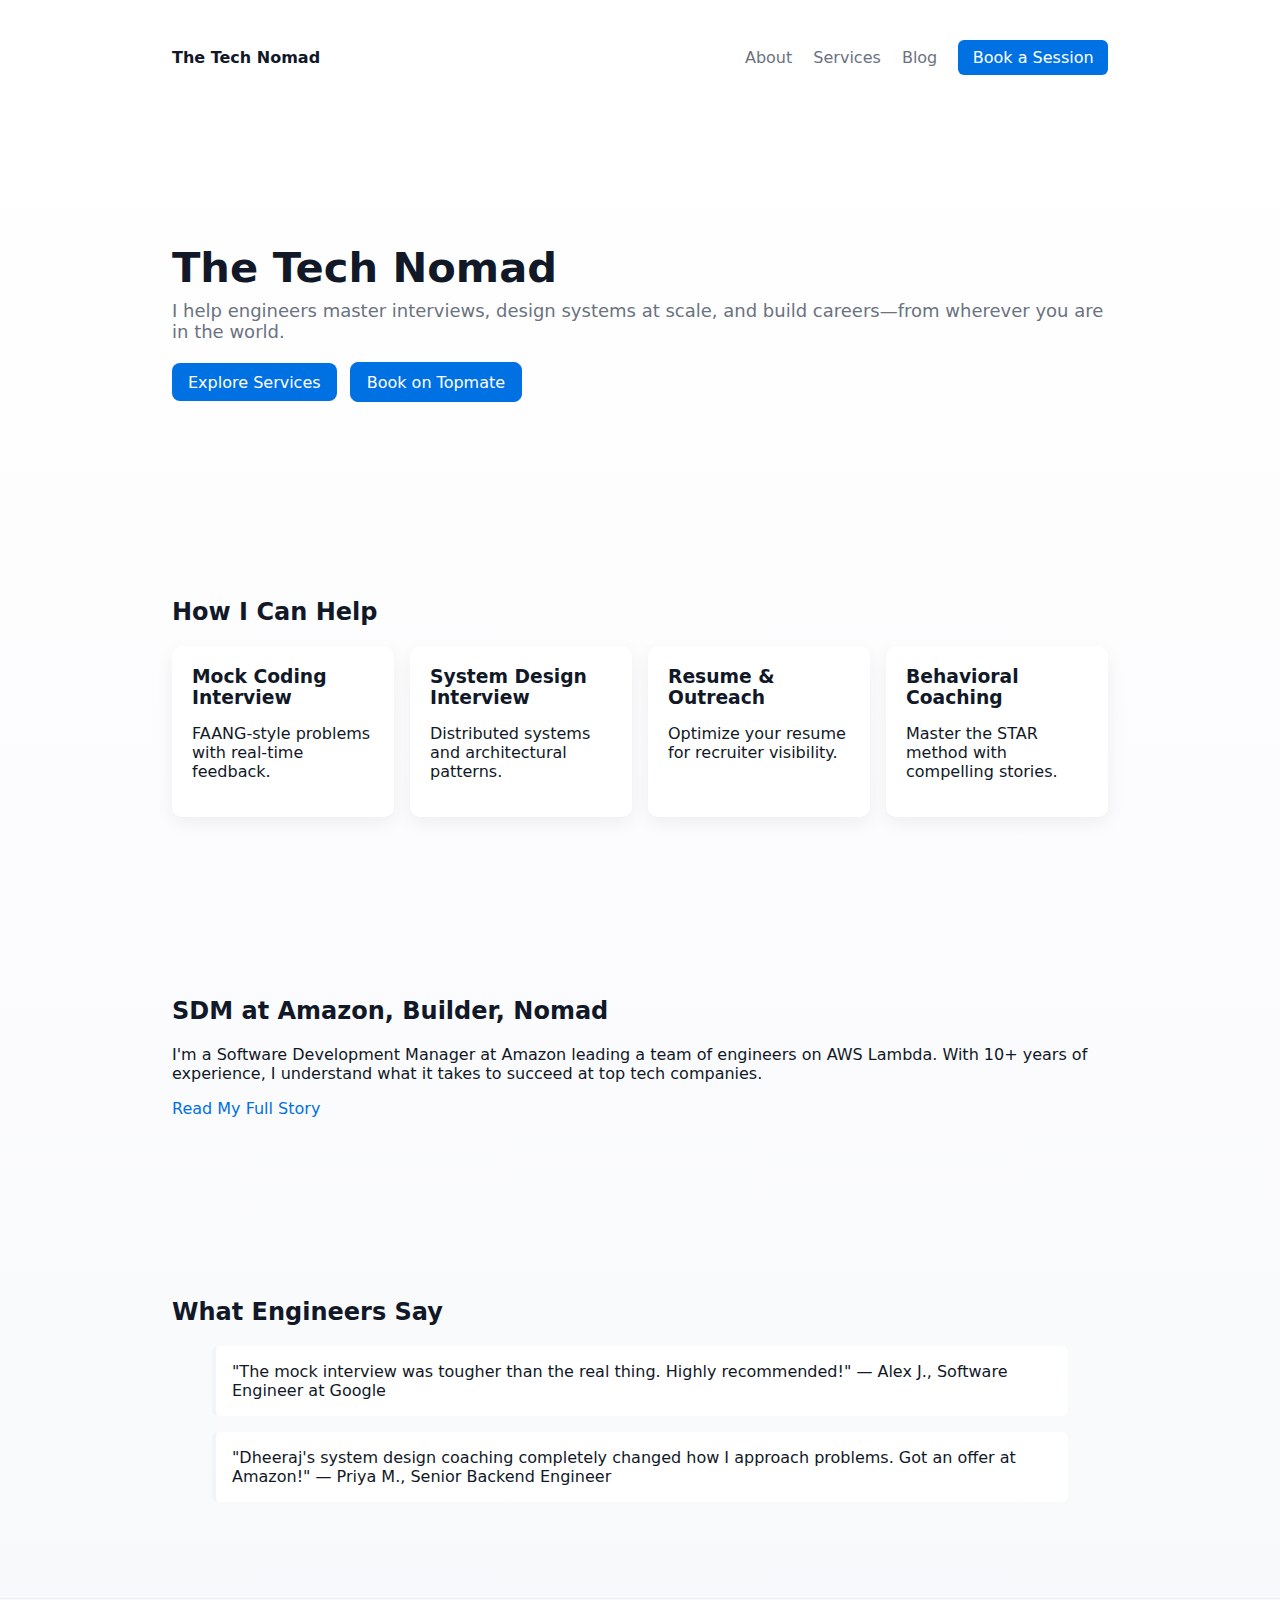
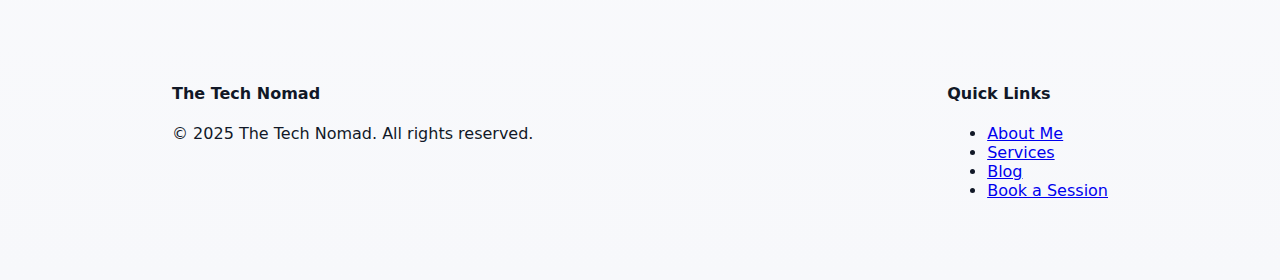
<file: docs/index.html>
<!doctype html>
<html lang="en">
<head>
  <meta charset="utf-8">
  <meta name="viewport" content="width=device-width,initial-scale=1">
  <title>The Tech Nomad — Career Coaching</title>
  <link rel="stylesheet" href="assets/css/styles.css">
</head>
<body>
  <header class="site-header">
    <div class="container">
      <a class="logo" href="/">The Tech Nomad</a>
      <nav class="nav">
        <a href="/about">About</a>
        <a href="/services">Services</a>
        <a href="/blog">Blog</a>
        <a class="cta" href="https://topmate.io/dheeraj_kumar7" target="_blank" rel="noopener">Book a Session</a>
      </nav>
    </div>
  </header>

  <main id="root">
    <section class="hero">
      <div class="container">
        <h1>The Tech Nomad</h1>
        <p class="lead">I help engineers master interviews, design systems at scale, and build careers—from wherever you are in the world.</p>
        <div class="hero-actions">
          <a class="btn" href="/services">Explore Services</a>
          <a class="btn btn-outline" href="https://topmate.io/dheeraj_kumar7" target="_blank" rel="noopener">Book on Topmate</a>
        </div>
      </div>
    </section>

    <section class="section services">
      <div class="container">
        <h2>How I Can Help</h2>
        <div class="grid">
          <div class="card">
            <h3>Mock Coding Interview</h3>
            <p>FAANG-style problems with real-time feedback.</p>
          </div>
          <div class="card">
            <h3>System Design Interview</h3>
            <p>Distributed systems and architectural patterns.</p>
          </div>
          <div class="card">
            <h3>Resume & Outreach</h3>
            <p>Optimize your resume for recruiter visibility.</p>
          </div>
          <div class="card">
            <h3>Behavioral Coaching</h3>
            <p>Master the STAR method with compelling stories.</p>
          </div>
        </div>
      </div>
    </section>

    <section class="section about">
      <div class="container">
        <h2>SDM at Amazon, Builder, Nomad</h2>
        <p>I'm a Software Development Manager at Amazon leading a team of engineers on AWS Lambda. With 10+ years of experience, I understand what it takes to succeed at top tech companies.</p>
        <a class="link" href="/about">Read My Full Story</a>
      </div>
    </section>

    <section class="section testimonials">
      <div class="container">
        <h2>What Engineers Say</h2>
        <blockquote>
          "The mock interview was tougher than the real thing. Highly recommended!" — Alex J., Software Engineer at Google
        </blockquote>
        <blockquote>
          "Dheeraj's system design coaching completely changed how I approach problems. Got an offer at Amazon!" — Priya M., Senior Backend Engineer
        </blockquote>
      </div>
    </section>

  </main>

  <footer class="site-footer">
    <div class="container footer-grid">
      <div>
        <h4>The Tech Nomad</h4>
        <p>© 2025 The Tech Nomad. All rights reserved.</p>
      </div>
      <div>
        <h4>Quick Links</h4>
        <ul>
          <li><a href="/about">About Me</a></li>
          <li><a href="/services">Services</a></li>
          <li><a href="/blog">Blog</a></li>
          <li><a href="https://topmate.io/dheeraj_kumar7" target="_blank" rel="noopener">Book a Session</a></li>
        </ul>
      </div>
    </div>
  </footer>

  <script src="assets/js/main.js"></script>
</body>
</html>
</file>
<file: docs/assets/css/styles.css>
/* Minimal stylesheet to replicate layout and look */
:root{--bg:#ffffff;--fg:#111827;--accent:#0071e3;--muted:#6b7280}
*{box-sizing:border-box}
body{font-family:Inter,system-ui,Arial,sans-serif;color:var(--fg);background:linear-gradient(180deg,#fff,#f7f8fb);margin:0}
.container{max-width:1000px;margin:0 auto;padding:2rem}
.site-header{background:transparent;padding:1rem 0}
.site-header .container{display:flex;align-items:center;justify-content:space-between}
.logo{font-weight:700;color:var(--fg);text-decoration:none}
.nav a{margin-left:1rem;color:var(--muted);text-decoration:none}
.nav .cta{background:var(--accent);color:white;padding:0.5rem 0.9rem;border-radius:6px;text-decoration:none}
.hero{padding:6rem 0 4rem}
.hero h1{font-size:2.6rem;margin:0 0 .5rem}
.lead{color:var(--muted);font-size:1.125rem;margin:0 0 1.25rem}
.hero-actions .btn{display:inline-block;background:var(--accent);color:#fff;padding:0.6rem 1rem;border-radius:8px;text-decoration:none;margin-right:0.5rem}
.btn-outline{background:transparent;border:1px solid var(--accent);color:var(--accent)}
.section{padding:3rem 0}
.grid{display:grid;grid-template-columns:repeat(auto-fit,minmax(220px,1fr));gap:1rem}
.card{background:#fff;border-radius:10px;padding:1.25rem;box-shadow:0 6px 18px rgba(15,23,42,0.06)}
.card h3{margin:0 0 .5rem}
.footer-grid{display:flex;justify-content:space-between;gap:2rem;align-items:flex-start}
.site-footer{background:transparent;padding:2rem 0;border-top:1px solid #eee}
.link{color:var(--accent);text-decoration:none}
blockquote{background:#fff;padding:1rem;border-left:4px solid #f1f5f9;border-radius:6px}
@media (max-width:640px){.site-header .container{flex-direction:column;align-items:flex-start}.footer-grid{flex-direction:column}}
</file>
